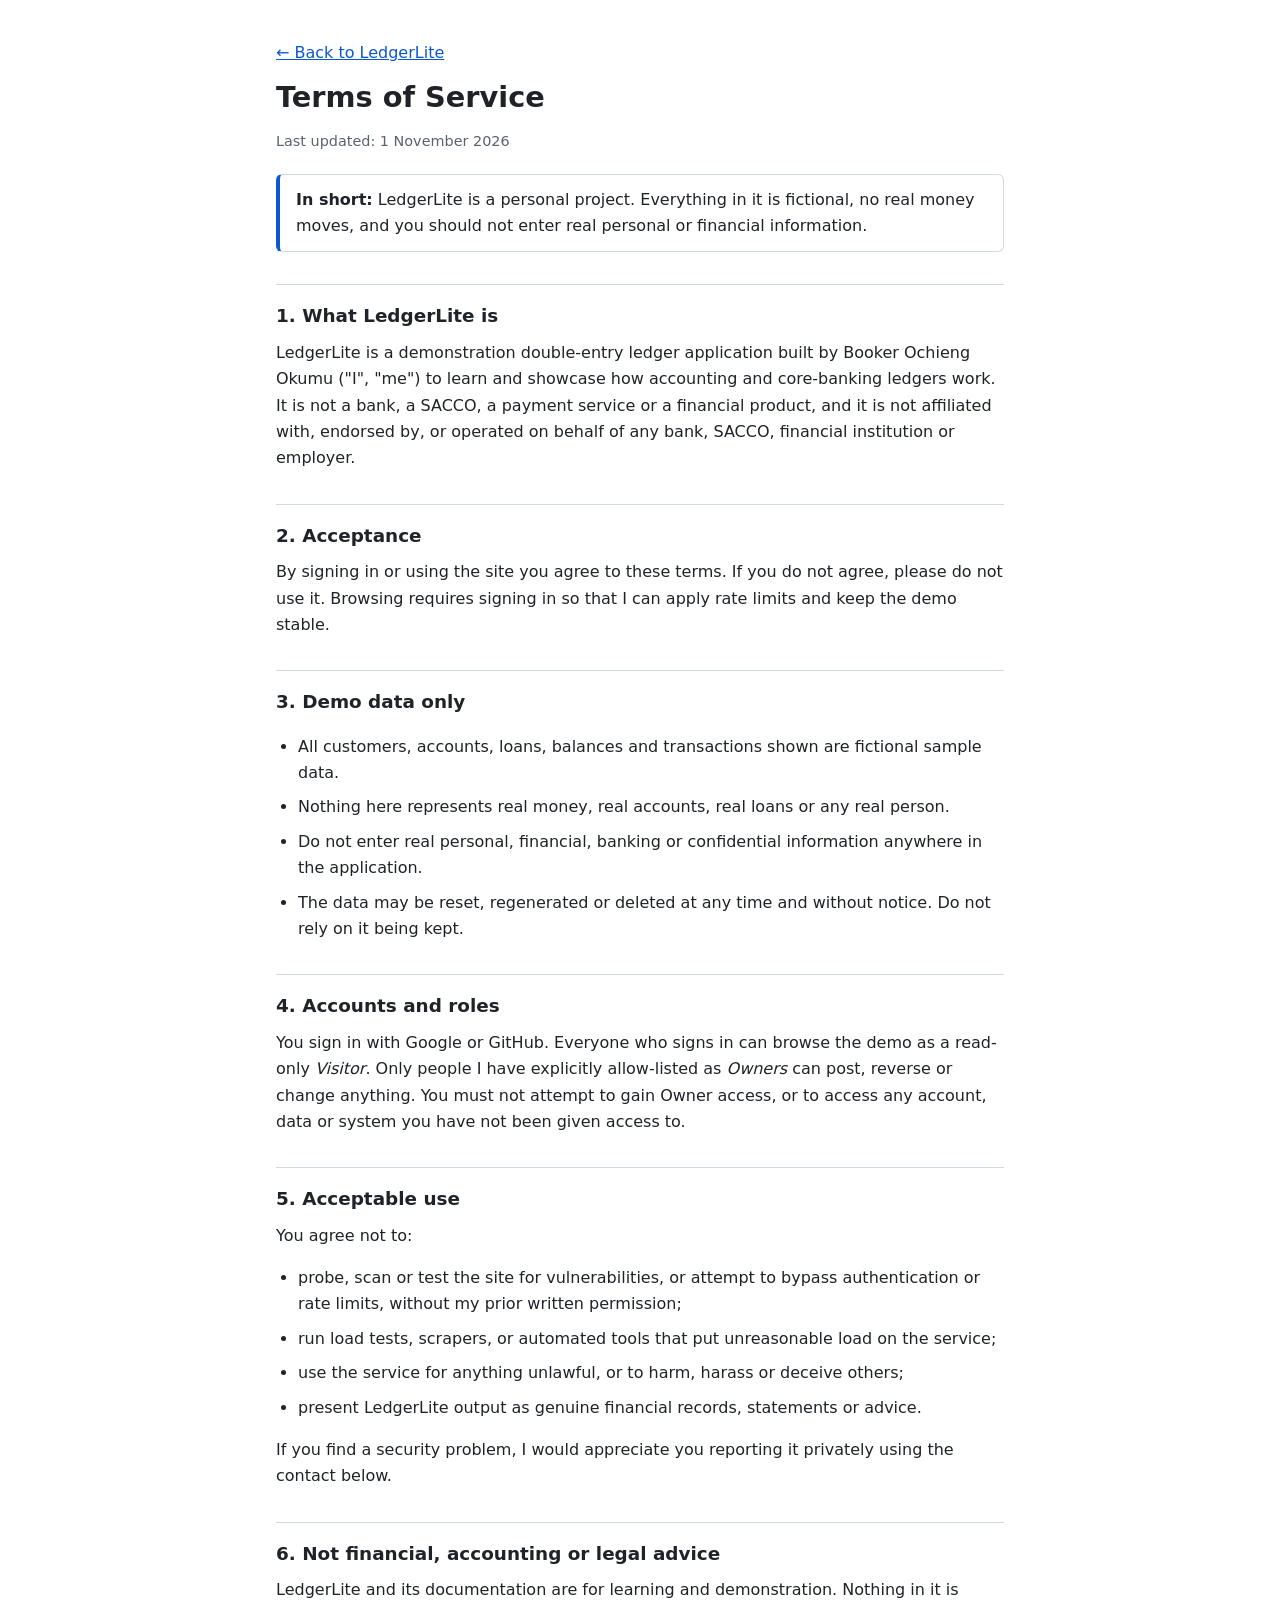
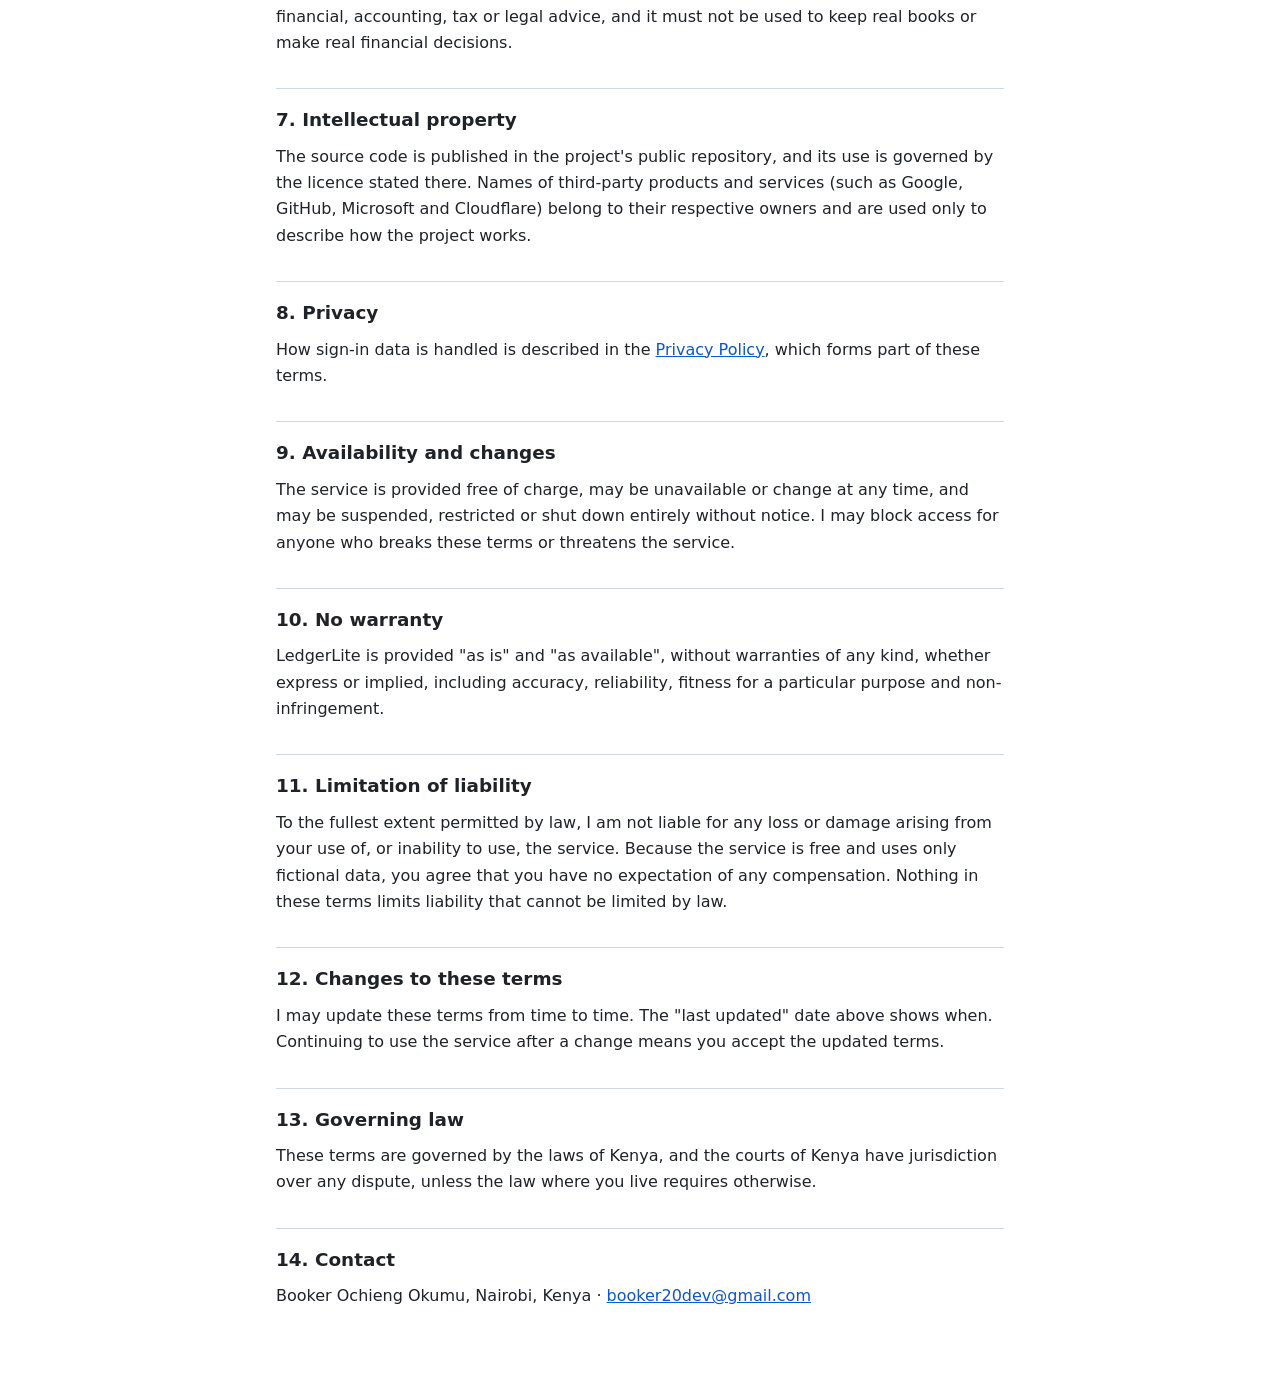
<file: LedgerLite.Web/wwwroot/terms.html>
<!doctype html>
<html lang="en">
  <head>
    <meta charset="utf-8" />
    <meta name="viewport" content="width=device-width, initial-scale=1" />
    <title>Terms of Service · LedgerLite</title>
    <meta
      name="description"
      content="Terms of service for the LedgerLite portfolio demo."
    />
    <style>
      :root {
        --bg: #fff;
        --fg: #1f2328;
        --muted: #59636e;
        --line: #d1d9e0;
        --accent: #0b57d0;
      }

      * {
        box-sizing: border-box;
      }
      body {
        margin: 0;
        background: var(--bg);
        color: var(--fg);
        font:
          16px/1.65 system-ui,
          -apple-system,
          'Segoe UI',
          Roboto,
          sans-serif;
      }
      main {
        max-width: 760px;
        margin: 0 auto;
        padding: 32px 16px 64px;
      }
      h1 {
        font-size: 1.8rem;
        margin: 0 0 4px;
      }
      h2 {
        font-size: 1.15rem;
        margin: 32px 0 8px;
        padding-top: 16px;
        border-top: 1px solid var(--line);
      }
      p,
      li {
        margin: 8px 0;
      }
      ul {
        padding-left: 22px;
      }
      a {
        color: var(--accent);
      }
      .meta {
        color: var(--muted);
        font-size: 0.9rem;
      }
      .notice {
        border: 1px solid var(--line);
        border-left: 4px solid var(--accent);
        border-radius: 6px;
        padding: 12px 16px;
        margin: 20px 0;
      }
    </style>
  </head>
  <body>
    <main>
      <p><a href="/">&larr; Back to LedgerLite</a></p>
      <h1>Terms of Service</h1>
      <p class="meta">Last updated: 1 November 2026</p>

      <div class="notice">
        <strong>In short:</strong> LedgerLite is a personal project. Everything
        in it is fictional, no real money moves, and you should not enter real
        personal or financial information.
      </div>

      <h2>1. What LedgerLite is</h2>
      <p>
        LedgerLite is a demonstration double-entry ledger application built by
        Booker Ochieng Okumu ("I", "me") to learn and showcase how accounting
        and core-banking ledgers work. It is not a bank, a SACCO, a payment
        service or a financial product, and it is not affiliated with, endorsed
        by, or operated on behalf of any bank, SACCO, financial institution or
        employer.
      </p>

      <h2>2. Acceptance</h2>
      <p>
        By signing in or using the site you agree to these terms. If you do not
        agree, please do not use it. Browsing requires signing in so that I can
        apply rate limits and keep the demo stable.
      </p>

      <h2>3. Demo data only</h2>
      <ul>
        <li>
          All customers, accounts, loans, balances and transactions shown are
          fictional sample data.
        </li>
        <li>
          Nothing here represents real money, real accounts, real loans or any
          real person.
        </li>
        <li>
          Do not enter real personal, financial, banking or confidential
          information anywhere in the application.
        </li>
        <li>
          The data may be reset, regenerated or deleted at any time and without
          notice. Do not rely on it being kept.
        </li>
      </ul>

      <h2>4. Accounts and roles</h2>
      <p>
        You sign in with Google or GitHub. Everyone who signs in can browse the
        demo as a read-only <em>Visitor</em>. Only people I have explicitly
        allow-listed as <em>Owners</em> can post, reverse or change anything.
        You must not attempt to gain Owner access, or to access any account,
        data or system you have not been given access to.
      </p>

      <h2>5. Acceptable use</h2>
      <p>You agree not to:</p>
      <ul>
        <li>
          probe, scan or test the site for vulnerabilities, or attempt to bypass
          authentication or rate limits, without my prior written permission;
        </li>
        <li>
          run load tests, scrapers, or automated tools that put unreasonable
          load on the service;
        </li>
        <li>
          use the service for anything unlawful, or to harm, harass or deceive
          others;
        </li>
        <li>
          present LedgerLite output as genuine financial records, statements or
          advice.
        </li>
      </ul>
      <p>
        If you find a security problem, I would appreciate you reporting it
        privately using the contact below.
      </p>

      <h2>6. Not financial, accounting or legal advice</h2>
      <p>
        LedgerLite and its documentation are for learning and demonstration.
        Nothing in it is financial, accounting, tax or legal advice, and it must
        not be used to keep real books or make real financial decisions.
      </p>

      <h2>7. Intellectual property</h2>
      <p>
        The source code is published in the project's public repository, and its
        use is governed by the licence stated there. Names of third-party
        products and services (such as Google, GitHub, Microsoft and Cloudflare)
        belong to their respective owners and are used only to describe how the
        project works.
      </p>

      <h2>8. Privacy</h2>
      <p>
        How sign-in data is handled is described in the
        <a href="/privacy.html">Privacy Policy</a>, which forms part of these
        terms.
      </p>

      <h2>9. Availability and changes</h2>
      <p>
        The service is provided free of charge, may be unavailable or change at
        any time, and may be suspended, restricted or shut down entirely without
        notice. I may block access for anyone who breaks these terms or
        threatens the service.
      </p>

      <h2>10. No warranty</h2>
      <p>
        LedgerLite is provided "as is" and "as available", without warranties of
        any kind, whether express or implied, including accuracy, reliability,
        fitness for a particular purpose and non-infringement.
      </p>

      <h2>11. Limitation of liability</h2>
      <p>
        To the fullest extent permitted by law, I am not liable for any loss or
        damage arising from your use of, or inability to use, the service.
        Because the service is free and uses only fictional data, you agree that
        you have no expectation of any compensation. Nothing in these terms
        limits liability that cannot be limited by law.
      </p>

      <h2>12. Changes to these terms</h2>
      <p>
        I may update these terms from time to time. The "last updated" date
        above shows when. Continuing to use the service after a change means you
        accept the updated terms.
      </p>

      <h2>13. Governing law</h2>
      <p>
        These terms are governed by the laws of Kenya, and the courts of Kenya
        have jurisdiction over any dispute, unless the law where you live
        requires otherwise.
      </p>

      <h2>14. Contact</h2>
      <p>
        Booker Ochieng Okumu, Nairobi, Kenya &middot;
        <a href="mailto:booker20dev@gmail.com">booker20dev@gmail.com</a>
      </p>
    </main>
  </body>
</html>
</file>
